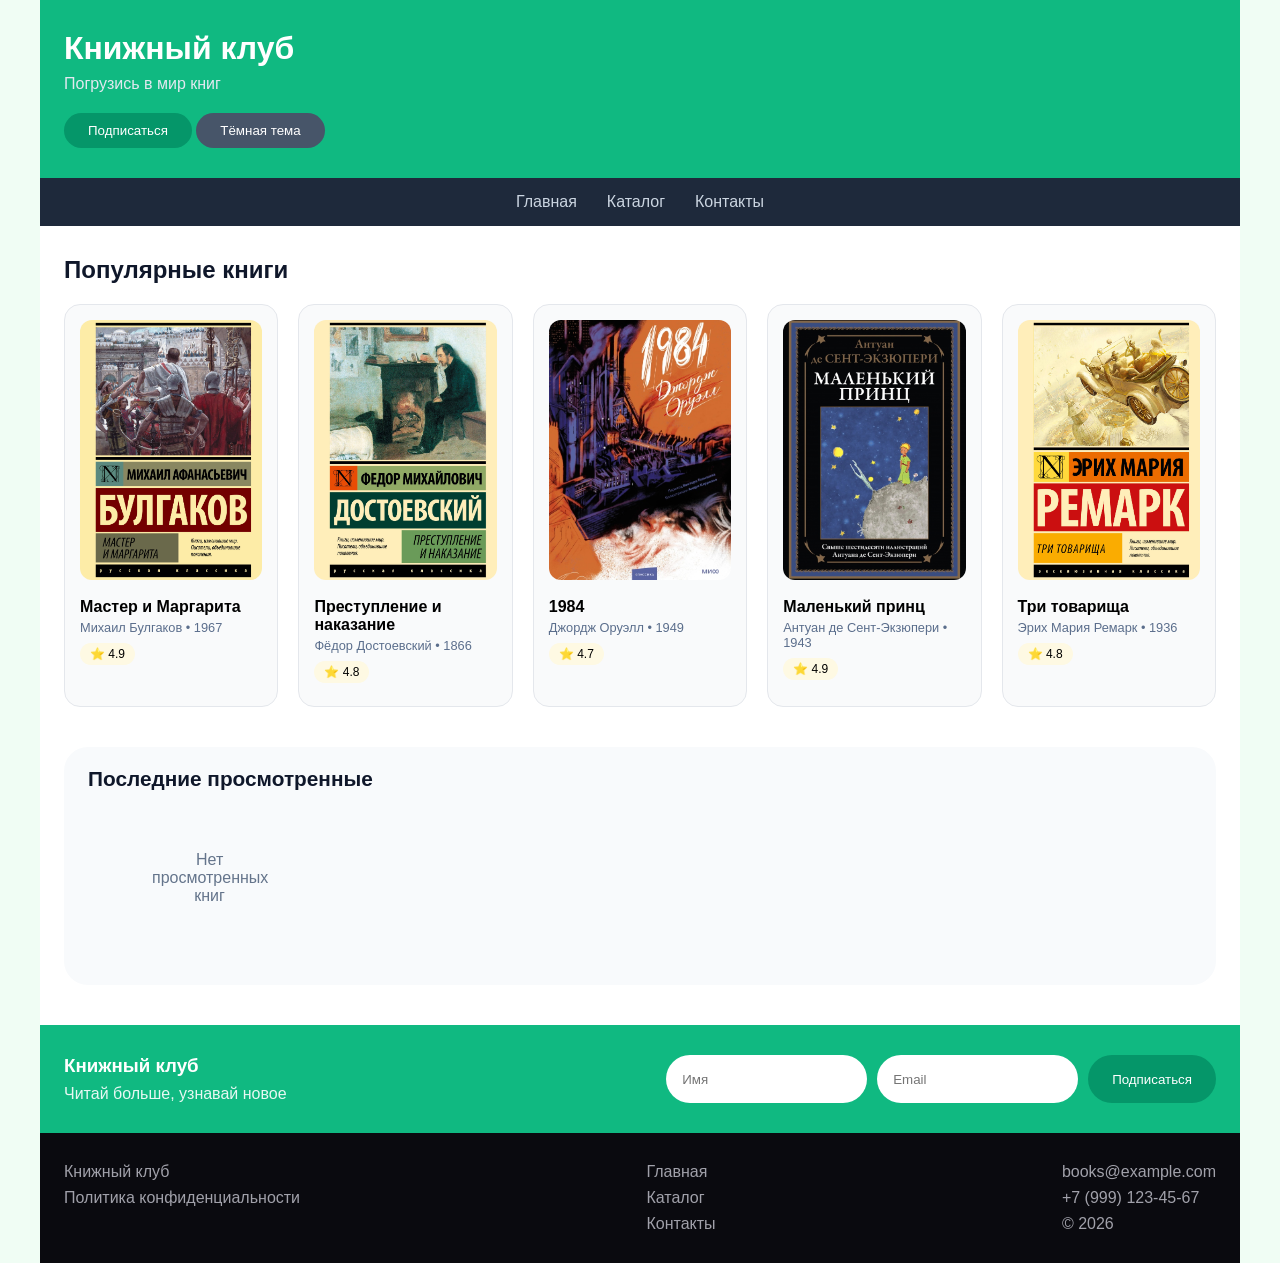
<file: index.html>
<!DOCTYPE html>
<html lang="ru">
<head>
    <meta charset="UTF-8">
    <meta name="viewport" content="width=device-width, initial-scale=1.0">
    <title>Книги | Главная</title>
    <link rel="stylesheet" href="style.css">
</head>
<body>

<div class="app">
    <header class="header">
        <h1 class="logo">Книжный клуб</h1>
        <p class="slogan">Погрузись в мир книг</p>
        <button class="btn" id="mainSubscribeBtn">Подписаться</button>
        <button class="btn theme-toggle" id="themeToggle">Тёмная тема</button>
    </header>

    <nav class="nav-links">
        <a href="index.html">Главная</a>
        <a href="catalog.html">Каталог</a>
        <a href="contacts.html">Контакты</a>
    </nav>

    <main>
        <h2 class="section-title">Популярные книги</h2>
        <div class="books-grid" id="popularGrid"></div>

        <div class="recent-section">
            <h3 class="recent-title">Последние просмотренные</h3>
            <div class="books-grid recent-grid" id="recentGrid"></div>
        </div>
    </main>

    <footer class="footer">
        <div class="footer-top">
            <div>
                <h3>Книжный клуб</h3>
                <p>Читай больше, узнавай новое</p>
            </div>
            <form class="subscribe-form" id="footerForm">
                <input type="text" placeholder="Имя" required>
                <input type="email" placeholder="Email" required>
                <button class="btn" type="submit">Подписаться</button>
            </form>
        </div>
        <div class="footer-bottom">
            <div><p>Книжный клуб</p><a href="#">Политика конфиденциальности</a></div>
            <div>
                <a href="index.html">Главная</a>
                <a href="catalog.html">Каталог</a>
                <a href="contacts.html">Контакты</a>
            </div>
            <div><p>books@example.com</p><p>+7 (999) 123-45-67</p><p>© 2026</p></div>
        </div>
    </footer>
</div>

<div id="bookModal" class="modal">
    <div class="modal-content">
        <div class="modal-header">
            <span class="modal-close">&times;</span>
        </div>
        <div class="modal-body" id="modalBody"></div>
        <div class="modal-footer">
            <button class="btn modal-close-btn">Закрыть</button>
        </div>
    </div>
</div>

<script src="script.js"></script>
</body>
</html>
</file>
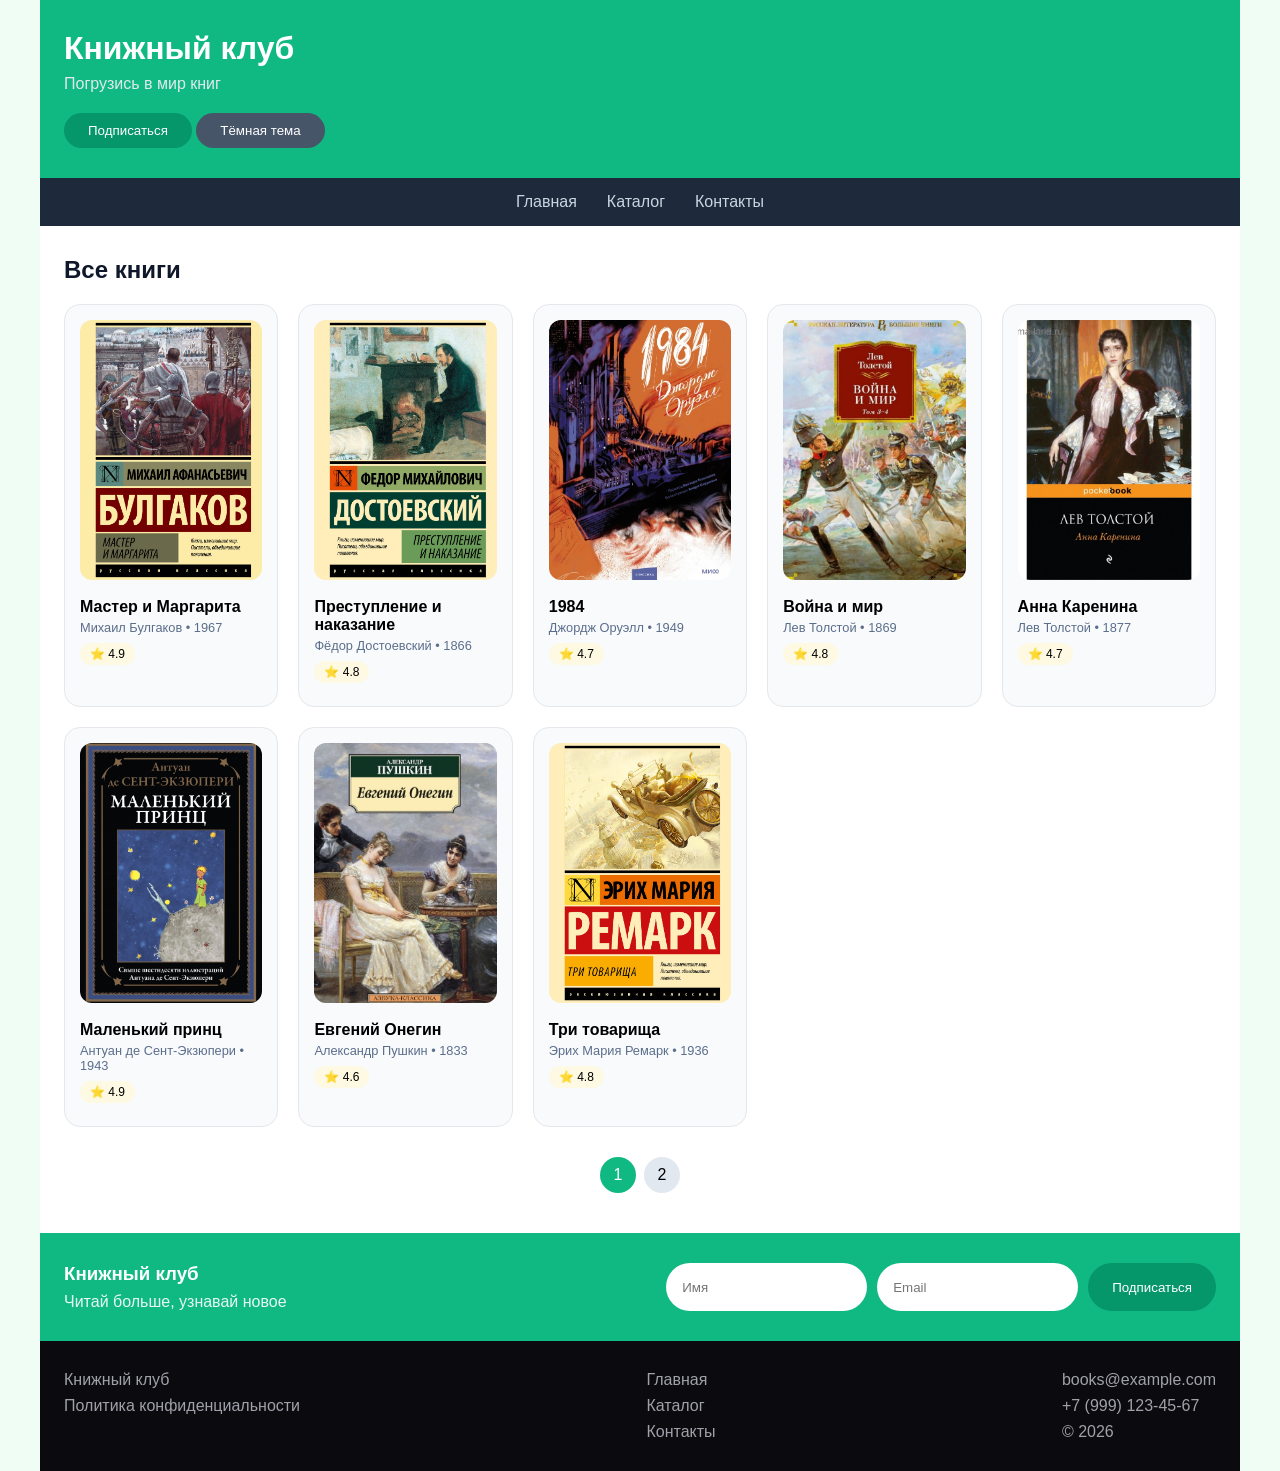
<file: catalog.html>
<!DOCTYPE html>
<html lang="ru">
<head>
    <meta charset="UTF-8">
    <meta name="viewport" content="width=device-width, initial-scale=1.0">
    <title>Книги | Каталог</title>
    <link rel="stylesheet" href="style.css">
</head>
<body>

<div class="app">
    <header class="header">
        <h1 class="logo">Книжный клуб</h1>
        <p class="slogan">Погрузись в мир книг</p>
        <button class="btn" id="mainSubscribeBtn">Подписаться</button>
        <button class="btn theme-toggle" id="themeToggle">Тёмная тема</button>
    </header>

    <nav class="nav-links">
        <a href="index.html">Главная</a>
        <a href="catalog.html">Каталог</a>
        <a href="contacts.html">Контакты</a>
    </nav>

    <main>
        <h2 class="section-title">Все книги</h2>
        <div class="books-grid" id="catalogGrid"></div>
        <div class="pagination" id="pagination"></div>
    </main>

    <footer class="footer">
        <div class="footer-top">
            <div>
                <h3>Книжный клуб</h3>
                <p>Читай больше, узнавай новое</p>
            </div>
            <form class="subscribe-form" id="footerForm">
                <input type="text" placeholder="Имя" required>
                <input type="email" placeholder="Email" required>
                <button class="btn" type="submit">Подписаться</button>
            </form>
        </div>
        <div class="footer-bottom">
            <div><p>Книжный клуб</p><a href="#">Политика конфиденциальности</a></div>
            <div>
                <a href="index.html">Главная</a>
                <a href="catalog.html">Каталог</a>
                <a href="contacts.html">Контакты</a>
            </div>
            <div><p>books@example.com</p><p>+7 (999) 123-45-67</p><p>© 2026</p></div>
        </div>
    </footer>
</div>

<div id="bookModal" class="modal">
    <div class="modal-content">
        <div class="modal-header">
            <span class="modal-close">&times;</span>
        </div>
        <div class="modal-body" id="modalBody"></div>
        <div class="modal-footer">
            <button class="btn modal-close-btn">Закрыть</button>
        </div>
    </div>
</div>

<script src="script.js"></script>
</body>
</html>
</file>
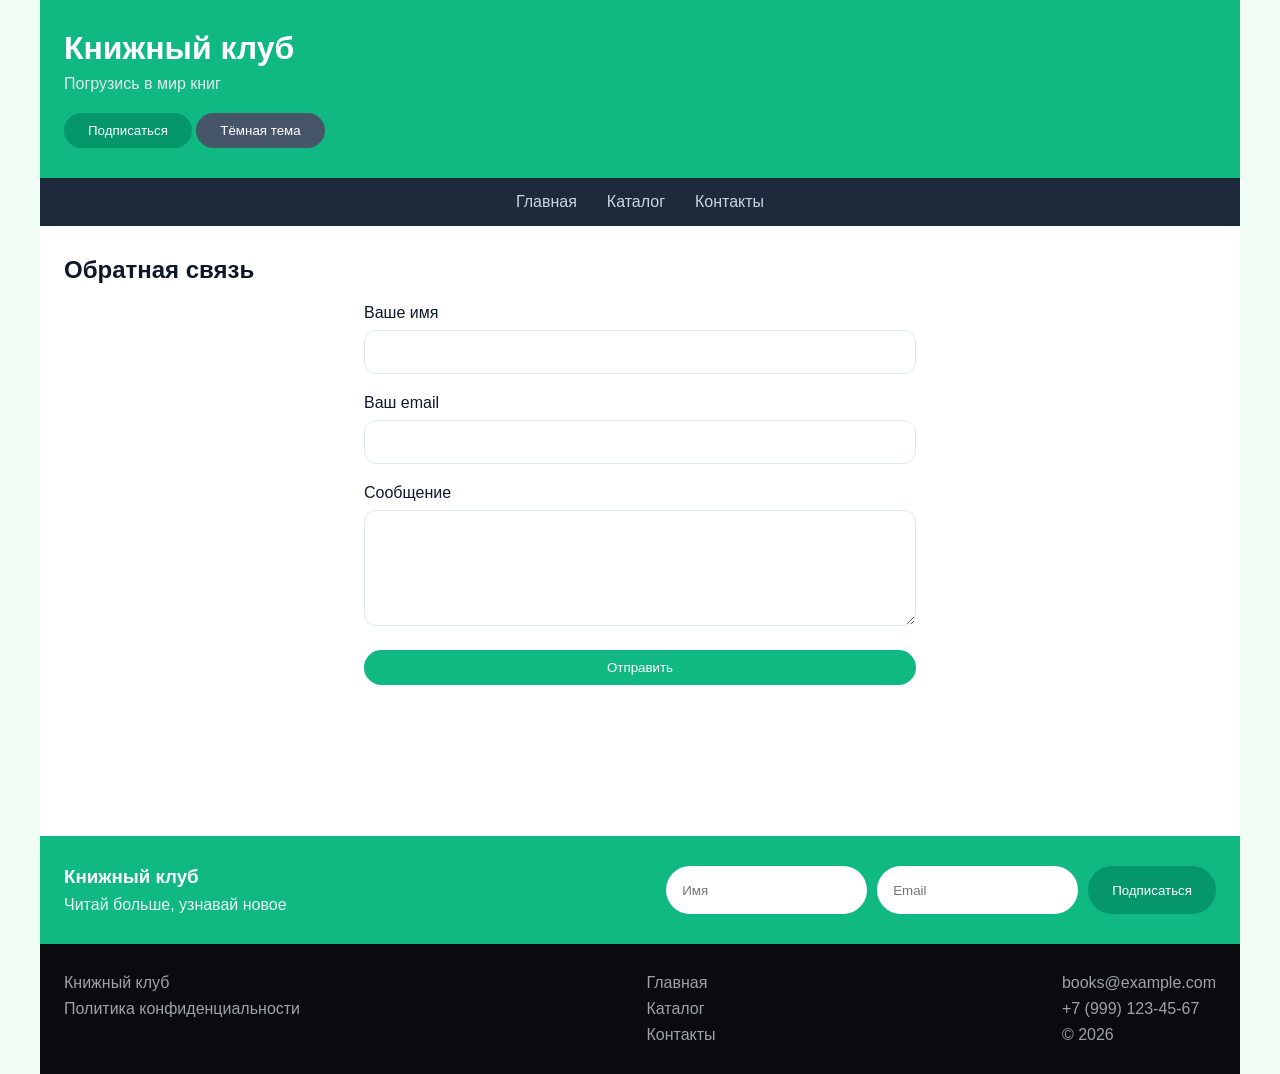
<file: contacts.html>
<!DOCTYPE html>
<html lang="ru">
<head>
    <meta charset="UTF-8">
    <meta name="viewport" content="width=device-width, initial-scale=1.0">
    <title>Книги | Контакты</title>
    <link rel="stylesheet" href="style.css">
</head>
<body>

<div class="app">
    <header class="header">
        <h1 class="logo">Книжный клуб</h1>
        <p class="slogan">Погрузись в мир книг</p>
        <button class="btn" id="mainSubscribeBtn">Подписаться</button>
        <button class="btn theme-toggle" id="themeToggle">Тёмная тема</button>
    </header>

    <nav class="nav-links">
        <a href="index.html">Главная</a>
        <a href="catalog.html">Каталог</a>
        <a href="contacts.html">Контакты</a>
    </nav>

    <main class="contacts-main">
        <h2 class="section-title">Обратная связь</h2>
        <div class="contacts-form">
            <form id="contactForm">
                <div class="form-group">
                    <label for="name">Ваше имя</label>
                    <input type="text" id="name" name="name" required>
                </div>
                <div class="form-group">
                    <label for="email">Ваш email</label>
                    <input type="email" id="email" name="email" required>
                </div>
                <div class="form-group">
                    <label for="message">Сообщение</label>
                    <textarea id="message" name="message" rows="5" required></textarea>
                </div>
                <button type="submit" class="btn submit-btn">Отправить</button>
            </form>
        </div>
    </main>

    <footer class="footer">
        <div class="footer-top">
            <div>
                <h3>Книжный клуб</h3>
                <p>Читай больше, узнавай новое</p>
            </div>
            <form class="subscribe-form" id="footerForm2">
                <input type="text" placeholder="Имя" required>
                <input type="email" placeholder="Email" required>
                <button class="btn" type="submit">Подписаться</button>
            </form>
        </div>
        <div class="footer-bottom">
            <div><p>Книжный клуб</p><a href="#">Политика конфиденциальности</a></div>
            <div>
                <a href="index.html">Главная</a>
                <a href="catalog.html">Каталог</a>
                <a href="contacts.html">Контакты</a>
            </div>
            <div><p>books@example.com</p><p>+7 (999) 123-45-67</p><p>© 2026</p></div>
        </div>
    </footer>
</div>

<script src="script.js"></script>
</body>
</html>
</file>
<file: style.css>
* {
    margin: 0;
    padding: 0;
    box-sizing: border-box;
}

body {
    font-family: -apple-system, 'Segoe UI', Roboto, sans-serif;
    background: #f0fdf4;
}

.app {
    max-width: 1200px;
    margin: 0 auto;
    background: white;
}

.header {
    background: #10b981;
    padding: 30px 24px;
    border-radius: 0;
}

.logo {
    color: white;
    font-size: 2rem;
}

.slogan {
    color: #e2e8f0;
    margin: 8px 0 20px;
}

.btn {
    background: #059669;
    color: white;
    border: none;
    padding: 10px 24px;
    border-radius: 40px;
    cursor: pointer;
}

.btn:hover {
    background: #047857;
}

.nav-links {
    display: flex;
    justify-content: center;
    gap: 30px;
    padding: 15px 24px;
    background: #1e293b;
    flex-wrap: wrap;
}

.nav-links a {
    color: #cbd5e1;
    text-decoration: none;
    font-weight: 500;
    cursor: pointer;
}

.nav-links a:hover {
    color: #10b981;
}

.section-title {
    font-size: 1.5rem;
    margin: 30px 24px 20px;
    color: #0f172a;
}

.books-grid {
    display: grid;
    grid-template-columns: repeat(auto-fill, minmax(200px, 1fr));
    gap: 20px;
    padding: 0 24px;
}

.book-card {
    background: #f9fafb;
    border-radius: 16px;
    padding: 15px;
    border: 1px solid #e4e7ec;
    display: flex;
    flex-direction: column;
    cursor: pointer;
    transition: transform 0.2s, box-shadow 0.2s;
}

.book-card:hover {
    transform: translateY(-5px);
    box-shadow: 0 8px 20px rgba(0,0,0,0.1);
}

.book-cover {
    width: 100%;
    height: 260px;
    object-fit: cover;
    border-radius: 12px;
    margin-bottom: 10px;
}

.book-title {
    font-size: 1rem;
    font-weight: 600;
    margin: 8px 0 4px;
}

.book-author {
    color: #5b6e8c;
    font-size: 0.8rem;
}

.book-rating {
    background: #fef9e3;
    display: inline-block;
    padding: 4px 10px;
    border-radius: 40px;
    font-size: 0.75rem;
    margin: 8px 0;
    align-self: flex-start;
}

.pagination {
    display: flex;
    justify-content: center;
    gap: 8px;
    margin: 30px 0 40px;
    flex-wrap: wrap;
}

.page-dot {
    width: 36px;
    height: 36px;
    display: flex;
    align-items: center;
    justify-content: center;
    border-radius: 50%;
    background: #e2e8f0;
    cursor: pointer;
    font-weight: 500;
}

.page-dot.active {
    background: #10b981;
    color: white;
}

.modal {
    display: none;
    position: fixed;
    top: 0;
    left: 0;
    width: 100%;
    height: 100%;
    background: rgba(0,0,0,0.8);
    z-index: 1000;
    justify-content: center;
    align-items: center;
}

.modal-content {
    background: white;
    border-radius: 24px;
    max-width: 600px;
    width: 90%;
    max-height: 85vh;
    overflow-y: auto;
}

.modal-header {
    display: flex;
    justify-content: flex-end;
    padding: 16px 20px;
}

.modal-close {
    font-size: 28px;
    cursor: pointer;
    color: #64748b;
}

.modal-close:hover {
    color: #0f172a;
}

.modal-body {
    padding: 0 24px 20px;
    display: flex;
    flex-wrap: wrap;
    gap: 24px;
}

.modal-book-cover {
    flex: 1;
    min-width: 150px;
    text-align: center;
}

.modal-book-cover img {
    width: 100%;
    max-width: 180px;
    border-radius: 12px;
}

.modal-book-info {
    flex: 2;
}

.modal-book-title {
    font-size: 1.5rem;
    font-weight: 700;
    margin-bottom: 8px;
}

.modal-book-author {
    color: #5b6e8c;
    margin-bottom: 12px;
}

.modal-book-year, .modal-book-rating {
    margin-bottom: 12px;
}

.modal-book-description {
    line-height: 1.5;
    color: #334155;
}

.modal-footer {
    padding: 16px 24px 24px;
    display: flex;
    justify-content: center;
}

.contacts-main {
    min-height: 60vh;
}

.contacts-form {
    max-width: 600px;
    margin: 0 auto;
    padding: 0 24px 40px;
}

.form-group {
    margin-bottom: 20px;
}

.form-group label {
    display: block;
    margin-bottom: 8px;
    font-weight: 500;
    color: #0f172a;
}

.form-group input, .form-group textarea {
    width: 100%;
    padding: 12px;
    border: 1px solid #e2e8f0;
    border-radius: 12px;
    font-size: 1rem;
}

.form-group input:focus, .form-group textarea:focus {
    outline: none;
    border-color: #10b981;
}

.submit-btn {
    width: 100%;
    background: #10b981;
}

.submit-btn:hover {
    background: #059669;
}

.footer-top {
    background: #10b981;
    padding: 30px 24px;
    display: flex;
    flex-wrap: wrap;
    justify-content: space-between;
    gap: 20px;
    margin-top: 40px;
}

.footer-top h3 {
    color: white;
    margin-bottom: 8px;
}

.footer-top p {
    color: rgba(255,255,255,0.9);
}

.subscribe-form {
    display: flex;
    flex-wrap: wrap;
    gap: 10px;
}

.subscribe-form input {
    padding: 10px 16px;
    border: none;
    border-radius: 40px;
}

.footer-bottom {
    background: #0a0a0f;
    padding: 30px 24px;
    display: flex;
    flex-wrap: wrap;
    justify-content: space-between;
    gap: 30px;
    color: #a1a1aa;
}

.footer-bottom a {
    color: #a1a1aa;
    text-decoration: none;
}

.footer-bottom a:hover {
    color: #10b981;
}

.footer-bottom > div {
    display: flex;
    flex-direction: column;
    gap: 8px;
}

.loading {
    text-align: center;
    padding: 40px;
    color: #64748b;
}

@media (max-width: 768px) {
    .header, .nav-links {
        text-align: center;
    }
    
    .books-grid {
        grid-template-columns: 1fr;
        gap: 16px;
        padding: 0 16px;
    }
    
    .book-cover {
        height: auto;
        max-height: 280px;
        object-fit: contain;
        background: #f0fdf4;
    }
    
    .book-card {
        flex-direction: row;
        align-items: center;
        gap: 16px;
        text-align: left;
    }
    
    .book-card .book-cover {
        width: 100px;
        height: auto;
        margin-bottom: 0;
    }
    
    .book-card .book-title {
        font-size: 0.95rem;
        margin-top: 0;
    }
    
    .book-card .book-rating {
        align-self: flex-start;
    }
    
    .recent-grid {
        grid-template-columns: 1fr;
        gap: 16px;
    }
    
    .recent-grid .book-card {
        flex-direction: row;
        align-items: center;
        gap: 16px;
    }
    
    .recent-grid .book-card .book-cover {
        width: 80px;
        height: auto;
    }
    
    .modal-body {
        flex-direction: column;
        text-align: center;
    }
    
    .modal-book-cover img {
        max-width: 150px;
    }
    
    .footer-top, .footer-bottom {
        flex-direction: column;
        text-align: center;
        align-items: center;
    }
    
    .subscribe-form {
        flex-direction: column;
        width: 100%;
    }
    
    .subscribe-form input, .subscribe-form button {
        width: 100%;
    }
    
    .top-header {
        flex-direction: column;
        align-items: stretch;
        padding: 15px 16px 0;
    }
    
    .top-filters {
        justify-content: space-between;
    }
    
    .filter-group input {
        width: 100%;
    }
    
    .top-item {
        flex-wrap: wrap;
        gap: 12px;
    }
    
    .top-poster {
        width: 70px;
        height: 100px;
    }
    
    .top-number {
        font-size: 1.3rem;
        min-width: 40px;
    }
    
    .detail-layout {
        flex-direction: column;
        align-items: center;
        gap: 20px;
        padding: 0 16px 30px;
    }
    
    .detail-stats {
        grid-template-columns: repeat(2, 1fr);
        gap: 12px;
    }
    
    .stars {
        justify-content: center;
    }
}

@media (max-width: 480px) {
    .book-card .book-cover {
        width: 80px;
    }
    
    .recent-grid .book-card .book-cover {
        width: 70px;
    }
    
    .book-title {
        font-size: 0.85rem;
    }
    
    .book-author {
        font-size: 0.7rem;
    }
    
    .book-rating {
        font-size: 0.65rem;
        padding: 2px 8px;
    }
}

.recent-section {
    margin-top: 40px;
    padding: 0 24px 40px;
    background: #f8fafc;
    border-radius: 24px;
    margin-left: 24px;
    margin-right: 24px;
}

.recent-title {
    font-size: 1.3rem;
    margin-bottom: 20px;
    padding-top: 20px;
    color: #0f172a;
}

.recent-grid {
    display: grid;
    grid-template-columns: repeat(auto-fill, minmax(180px, 1fr));
    gap: 20px;
}

@media (max-width: 768px) {
    .recent-section {
        margin-left: 16px;
        margin-right: 16px;
        padding: 0 16px 20px;
    }
    
    .recent-grid {
        grid-template-columns: 1fr;
    }
}

body.dark-theme {
    background: #0f172a;
}

body.dark-theme .app {
    background: #1e293b;
}

body.dark-theme .header {
    background: #059669;
}

body.dark-theme .logo,
body.dark-theme .slogan {
    color: white;
}

body.dark-theme .section-title,
body.dark-theme .recent-title {
    color: #f1f5f9;
}

body.dark-theme .book-card {
    background: #334155;
    border-color: #475569;
}

body.dark-theme .book-title {
    color: #f1f5f9;
}

body.dark-theme .book-author {
    color: #94a3b8;
}

body.dark-theme .book-rating {
    background: #475569;
    color: #facc15;
}

body.dark-theme .recent-section {
    background: #0f172a;
}

body.dark-theme .footer-top {
    background: #059669;
}

body.dark-theme .footer-bottom {
    background: #020617;
}

body.dark-theme .modal-content {
    background: #1e293b;
}

body.dark-theme .modal-close {
    color: #94a3b8;
}

body.dark-theme .modal-book-title,
body.dark-theme .modal-book-year,
body.dark-theme .modal-book-rating,
body.dark-theme .modal-book-description {
    color: #f1f5f9;
}

body.dark-theme .modal-book-author {
    color: #94a3b8;
}

body.dark-theme .form-group label {
    color: #f1f5f9;
}

body.dark-theme .form-group input,
body.dark-theme .form-group textarea {
    background: #334155;
    border-color: #475569;
    color: #f1f5f9;
}

body.dark-theme .form-group input::placeholder,
body.dark-theme .form-group textarea::placeholder {
    color: #94a3b8;
}

body.dark-theme .page-dot {
    background: #334155;
    color: #cbd5e1;
}

body.dark-theme .page-dot.active {
    background: #10b981;
    color: white;
}

.theme-toggle {
    background: #475569;
}

body.dark-theme .theme-toggle {
    background: #facc15;
    color: #0f172a;
}
</file>
